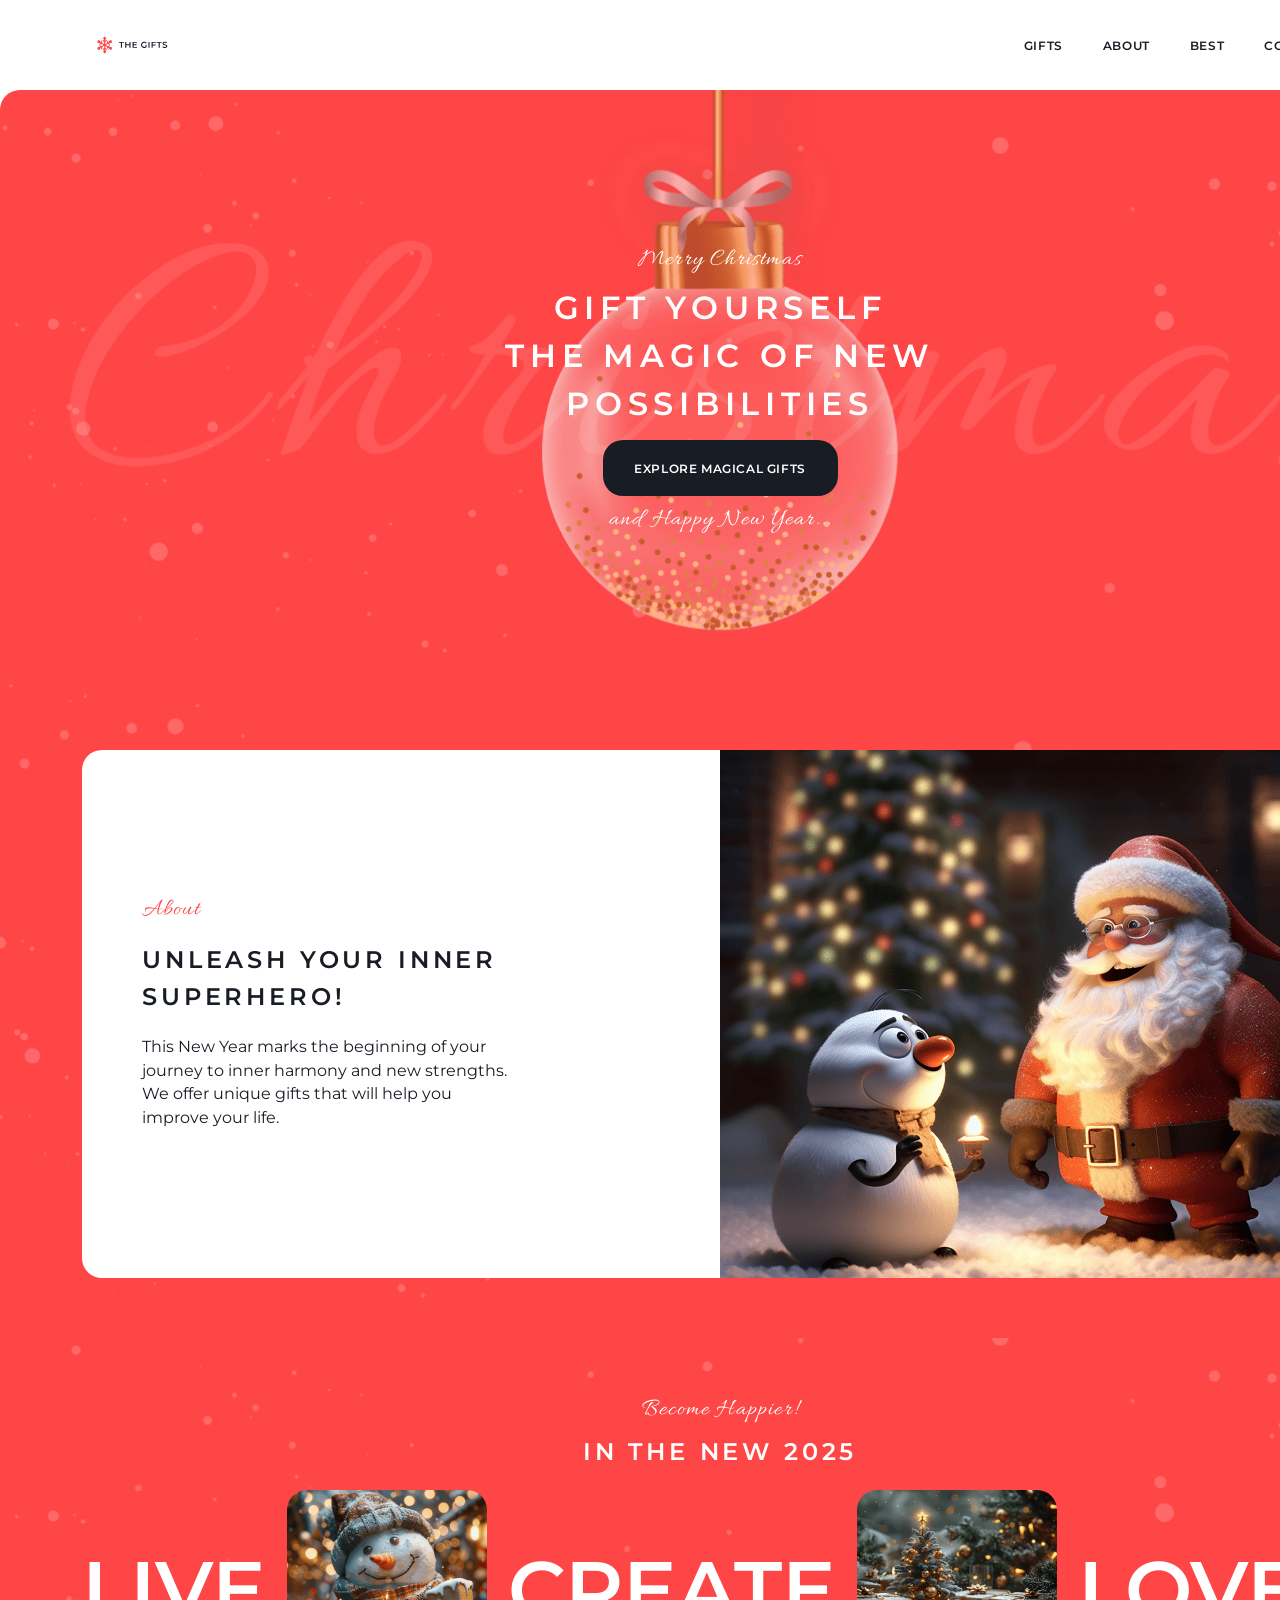
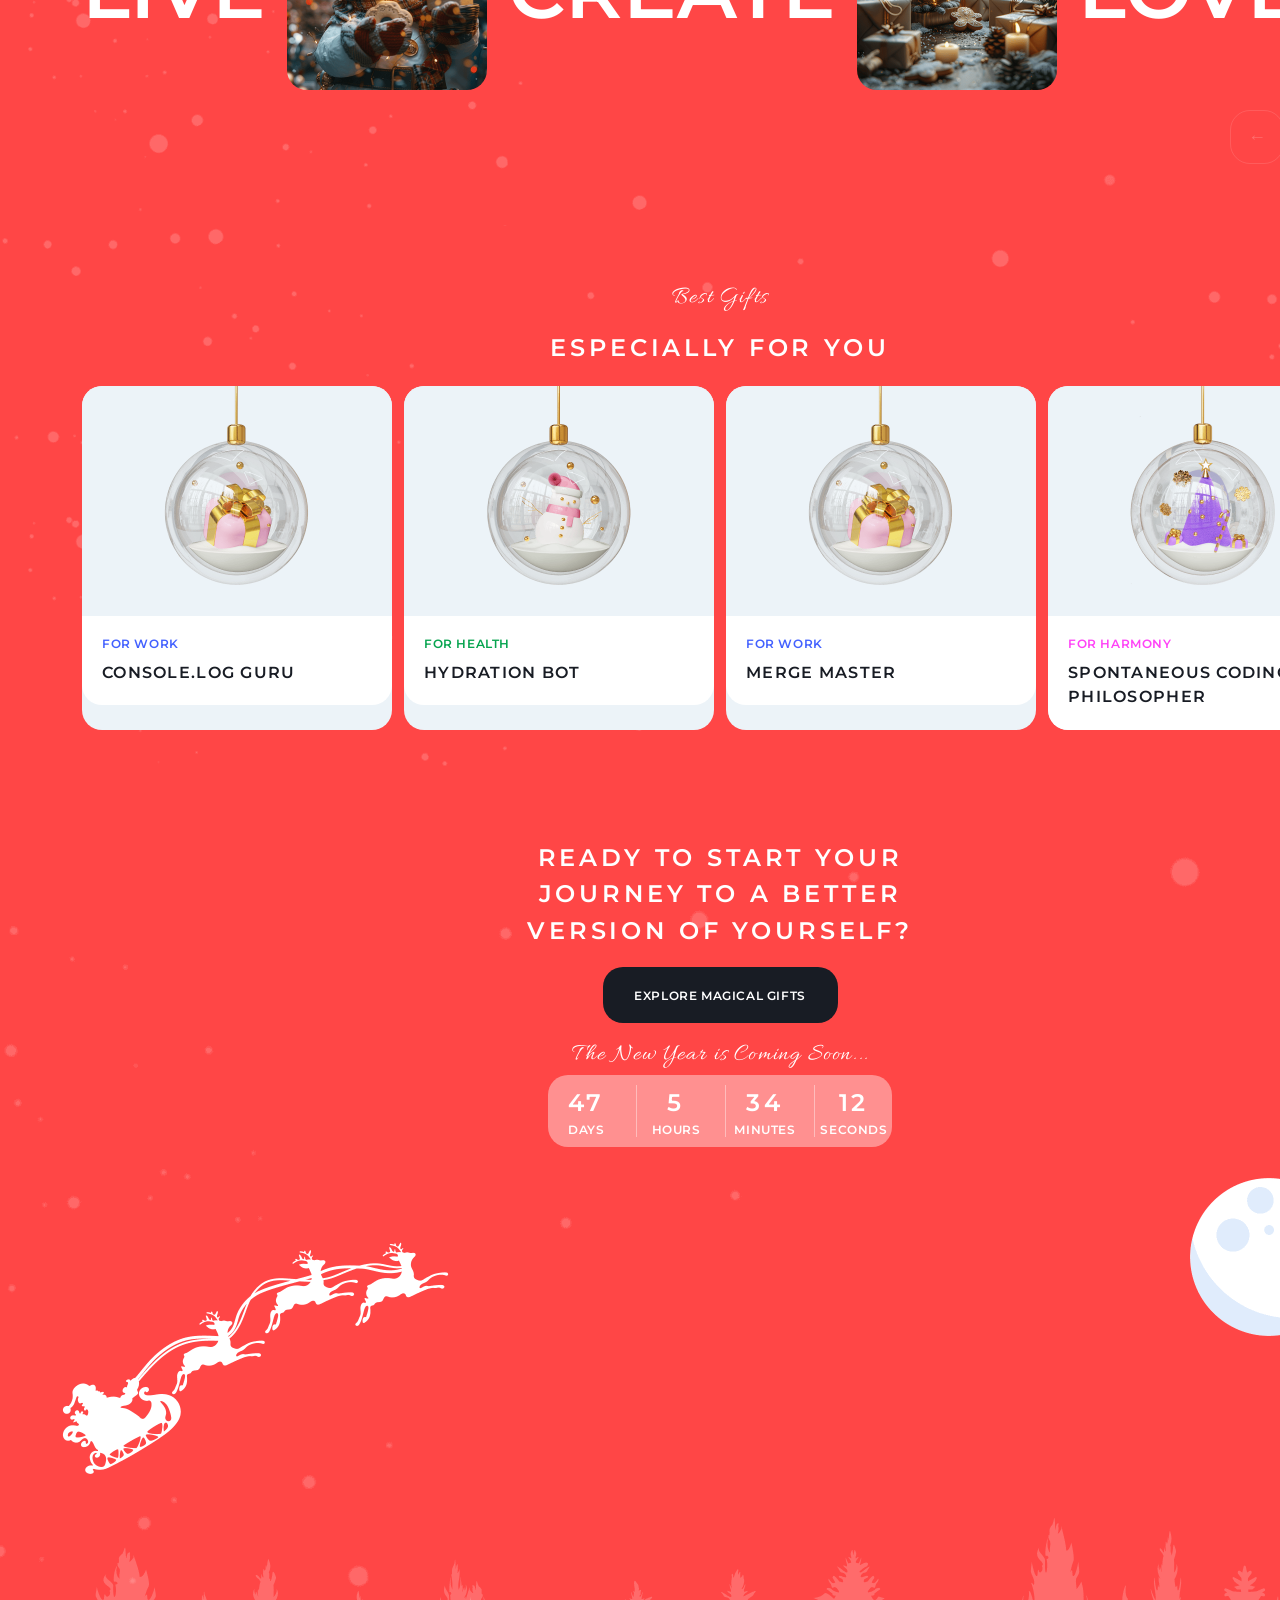
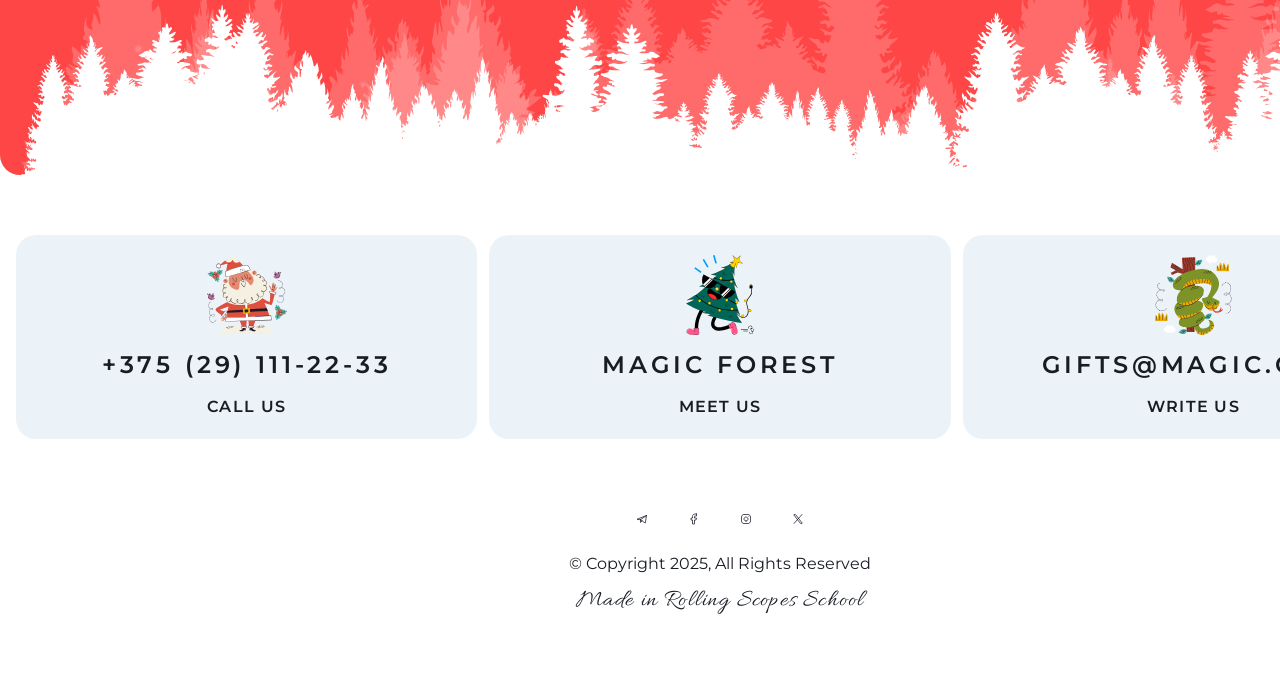
<file: christmas-shop/index.html>
<!doctype html>
<html lang="en">
  <head>
    <meta charset="UTF-8">
    <meta name="viewport" content="width=device-width, initial-scale=1.0">

    <title>Christmas Shop</title>
    <link rel="icon" href="assets/icons/snowflake.svg" type="image/svg+xml">
    <link rel="preconnect" href="https://fonts.googleapis.com">
    <link rel="preconnect" href="https://fonts.gstatic.com" crossorigin>
    <link href="https://fonts.googleapis.com/css2?family=Allura&family=Montserrat:ital,wght@0,100..900;1,100..900&display=swap" rel="stylesheet">
    <link rel="stylesheet" href="style.css">
  </head>
  <body class="index-page">
    <div class="page-wrapper">

      <!-- HEADER -->
      <header class="header">
        <div class="header__inner">
          <a href="index.html" class="logo">
            <div class="logo__icon">
              <img src="assets/icons/logo.svg" alt="The Gifts logo">
            </div>
          </a>
          <nav>
            <ul class="nav">
              <li><a href="gifts.html" class="nav__link">GIFTS</a></li>
              <li><a href="#about" class="nav__link">ABOUT</a></li>
              <li><a href="#best" class="nav__link">BEST</a></li>
              <li><a href="#contacts" class="nav__link">CONTACTS</a></li>
            </ul>
          </nav>
          <button class="burger-btn" id="burgerBtn" aria-label="Menu">
            <span class="burger-btn__line"></span>
            <span class="burger-btn__line"></span>
            <span class="burger-btn__line"></span>
          </button>
        </div>
      </header>

      <!-- MAIN -->
      <main>

        <!-- HERO -->
        <section id="hero" class="hero">
          <img
            class="hero__ball-bg"
            src="assets/images/bg-ball.png"
            alt=""
            aria-hidden="true"
          >

          <div class="hero__content">
            <p class="hero__tag">Merry Christmas</p>
            <h1 class="hero__title">
              Gift Yourself<br>
              The Magic Of New<br>
              Possibilities
            </h1>
            <a href="gifts.html" class="btn">Explore Magical Gifts</a>
            <p class="hero__sub">and Happy New Year...</p>
          </div>
        </section>

        <!-- ABOUT -->
        <section id="about" class="about">
          <div class="about__inner">
            <div class="about__text">
              <p class="about__label">About</p>
              <h2 class="about__title">Unleash Your Inner<br>Superhero!</h2>
              <p class="about__desc">
                This New Year marks the beginning of your journey to inner
                harmony and new strengths. We offer unique gifts that will help
                you improve your life.
              </p>
            </div>
            <div class="about__image">
              <img src="assets/images/santa.png" alt="Santa and snowman">
            </div>
          </div>
        </section>

        <!-- SLIDER -->
        <section id="slider" class="slider">
          <p class="section-label">Become Happier!</p>
          <h2 class="section-title">In The New 2025</h2>

          <div class="slider__viewport">
            <div class="slider__track" id="sliderTrack">
              <span class="slider__word">LIVE</span>
              <img
                class="slider__img"
                src="assets/images/snowman.png"
                alt="Snowman"
              >
              <span class="slider__word">CREATE</span>
              <img
                class="slider__img"
                src="assets/images/christmas-trees.png"
                alt="Christmas trees"
              >
              <span class="slider__word">LOVE</span>
              <img
                class="slider__img"
                src="assets/images/christmas-tree-ball.png"
                alt="Christmas ball"
              >
              <span class="slider__word">DREAM</span>
              <img
                class="slider__img"
                src="assets/images/fairytale-house.png"
                alt="Fairytale house"
              >
            </div>
          </div>

          <div class="slider__nav">
            <button
              class="slider__btn"
              id="sliderPrev"
              aria-label="Previous"
              disabled
            >
              &#8592;
            </button>
            <button class="slider__btn" id="sliderNext" aria-label="Next">
              &#8594;
            </button>
          </div>
        </section>

        <!-- BEST GIFTS -->
        <section id="best" class="best-gifts">
          <p class="best-gifts__label">Best Gifts</p>
          <h2 class="best-gifts__title">Especially For You</h2>

          <div class="gifts-grid">
            <article class="gift-card">
              <img
                class="gift-card__img"
                src="assets/images/gift-for-work.png"
                alt="Console.log Guru"
              >
              <div class="gift-card__body">
                <p class="gift-card__tag gift-card__tag--work">For Work</p>
                <h3 class="gift-card__name">Console.log Guru</h3>
              </div>
            </article>

            <article class="gift-card">
              <img
                class="gift-card__img"
                src="assets/images/gift-for-health.png"
                alt="Hydration Bot"
              >
              <div class="gift-card__body">
                <p class="gift-card__tag gift-card__tag--health">For Health</p>
                <h3 class="gift-card__name">Hydration Bot</h3>
              </div>
            </article>

            <article class="gift-card">
              <img
                class="gift-card__img"
                src="assets/images/gift-for-work.png"
                alt="Merge Master"
              >
              <div class="gift-card__body">
                <p class="gift-card__tag gift-card__tag--work">For Work</p>
                <h3 class="gift-card__name">Merge Master</h3>
              </div>
            </article>

            <article class="gift-card">
              <img
                class="gift-card__img"
                src="assets/images/gift-for-harmony.png"
                alt="Spontaneous Coding Philosopher"
              >
              <div class="gift-card__body">
                <p class="gift-card__tag gift-card__tag--harmony">For Harmony</p>
                <h3 class="gift-card__name">Spontaneous Coding Philosopher</h3>
              </div>
            </article>
          </div>
        </section>

        <!-- CTA -->
        <section id="cta" class="cta">
          <div class="cta__inner">
            <h2 class="cta__title">
              Ready To Start Your <br>
              Journey To A Better <br>
              Version Of Yourself?
            </h2>
            <a href="gifts.html" class="btn">Explore Magical Gifts</a>
            <p class="cta__tag">The New Year is Coming Soon...</p>
            <div class="countdown">
              <div class="countdown__block">
                <div class="countdown__num" id="cd-days">47</div>
                <div class="countdown__label">Days</div>
              </div>
              <div class="countdown__block">
                <div class="countdown__num" id="cd-hours">5</div>
                <div class="countdown__label">Hours</div>
              </div>
              <div class="countdown__block">
                <div class="countdown__num" id="cd-mins">34</div>
                <div class="countdown__label">Minutes</div>
              </div>
              <div class="countdown__block">
                <div class="countdown__num" id="cd-secs">12</div>
                <div class="countdown__label">Seconds</div>
              </div>
            </div>
          </div>

          <div class="cta__scene">
            <img
              class="cta__forest-bg"
              src="assets/images/bg-forest.png"
              alt=""
              aria-hidden="true"
            >
          </div>
        </section>

      </main>

      <!-- FOOTER -->
      <footer id="contacts" class="footer">
        <div class="footer__cards">
          <a href="tel:+375291112233" class="footer__card">
            <div class="footer__card-icon">
              <img src="assets/icons/santa-claus.svg" alt="Call us">
            </div>
            <p class="footer__card-main">+375 (29) 111-22-33</p>
            <p class="footer__card-sub">Call Us</p>
          </a>

          <a
            href="https://www.google.com/maps/place/Prague/@50.0580683,13.841845,10z/data=!3m1!4b1!4m6!3m5!1s0x470b939c0970798b:0x400af0f66164090!8m2!3d50.0755381!4d14.4378005!16zL20vMDV5d2c?entry=ttu&g_ep=EgoyMDI2MDQwNS4wIKXMDSoASAFQAw%3D%3D"
            target="_blank"
            rel="noopener noreferrer"
            class="footer__card"
          >
            <div class="footer__card-icon">
              <img src="assets/icons/christmas-tree.svg" alt="Magic Forest">
            </div>
            <p class="footer__card-main">Magic Forest</p>
            <p class="footer__card-sub">Meet Us</p>
          </a>

          <a href="mailto:gifts@magic.com" class="footer__card">
            <div class="footer__card-icon">
              <img src="assets/icons/snake.svg" alt="Write us">
            </div>
            <p class="footer__card-main">gifts@magic.com</p>
            <p class="footer__card-sub">Write Us</p>
          </a>
        </div>

        <div class="footer__bottom">
          <ul class="footer__socials">
            <li>
              <a
                href="#"
                class="footer__social-link"
                target="_blank"
                rel="noopener noreferrer"
                aria-label="Telegram"
              >
                <img src="assets/icons/social-telegr.svg" alt="" width="20" height="20">
              </a>
            </li>
            <li>
              <a
                href="#"
                class="footer__social-link"
                target="_blank"
                rel="noopener noreferrer"
                aria-label="Facebook"
              >
                <img src="assets/icons/social-faceb.svg" alt="" width="20" height="20">
              </a>
            </li>
            <li>
              <a
                href="#"
                class="footer__social-link"
                target="_blank"
                rel="noopener noreferrer"
                aria-label="Instagram"
              >
                <img src="assets/icons/social-instag.svg" alt="" width="20" height="20">
              </a>
            </li>
            <li>
              <a
                href="#"
                class="footer__social-link"
                target="_blank"
                rel="noopener noreferrer"
                aria-label="X"
              >
                <img src="assets/icons/social-x.svg" alt="" width="20" height="20">
              </a>
            </li>
          </ul>
          <p class="footer__copy">© Copyright 2025, All Rights Reserved</p>
          <p class="footer__made">
            <a
              href="https://rs.school/"
              target="_blank"
              rel="noopener noreferrer"
            >
              Made in Rolling Scopes School
            </a>
          </p>
        </div>
      </footer>

    </div>
    <!-- /.page-wrapper -->

  </body>
</html>
</file>
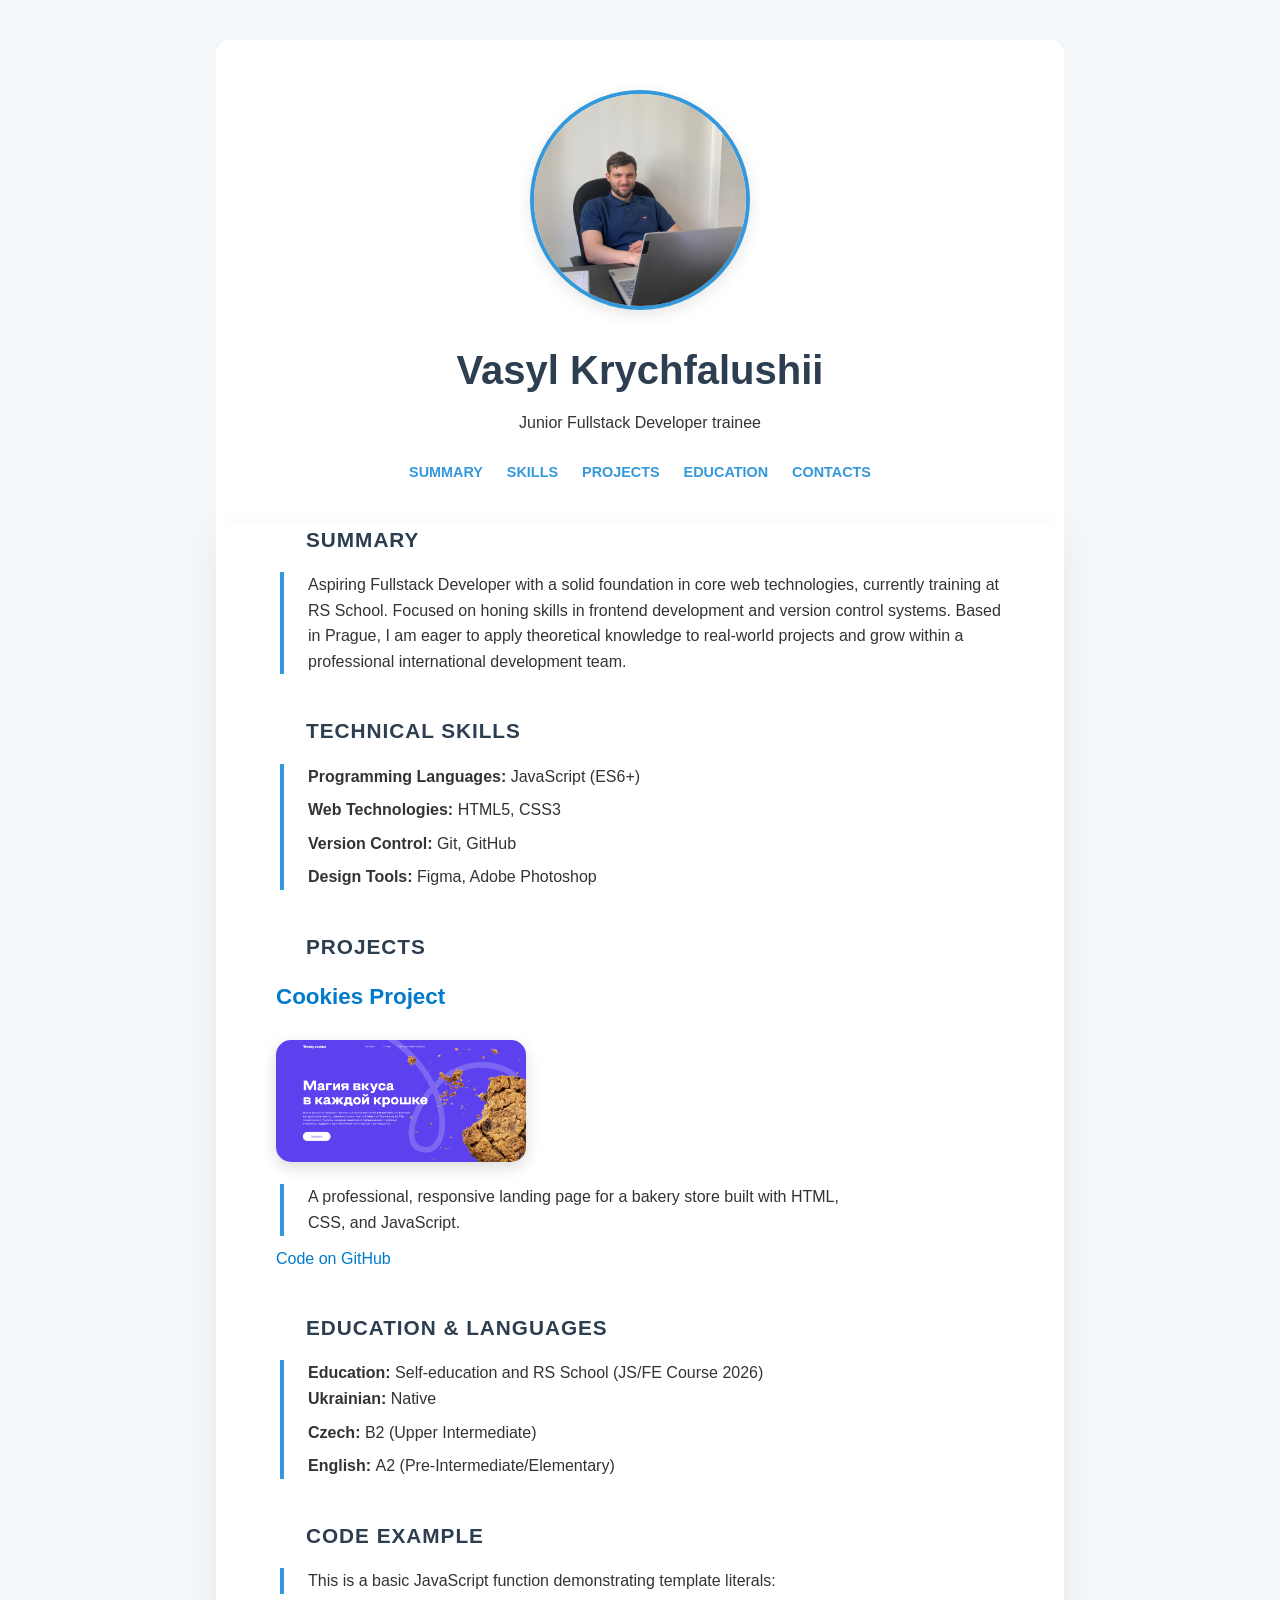
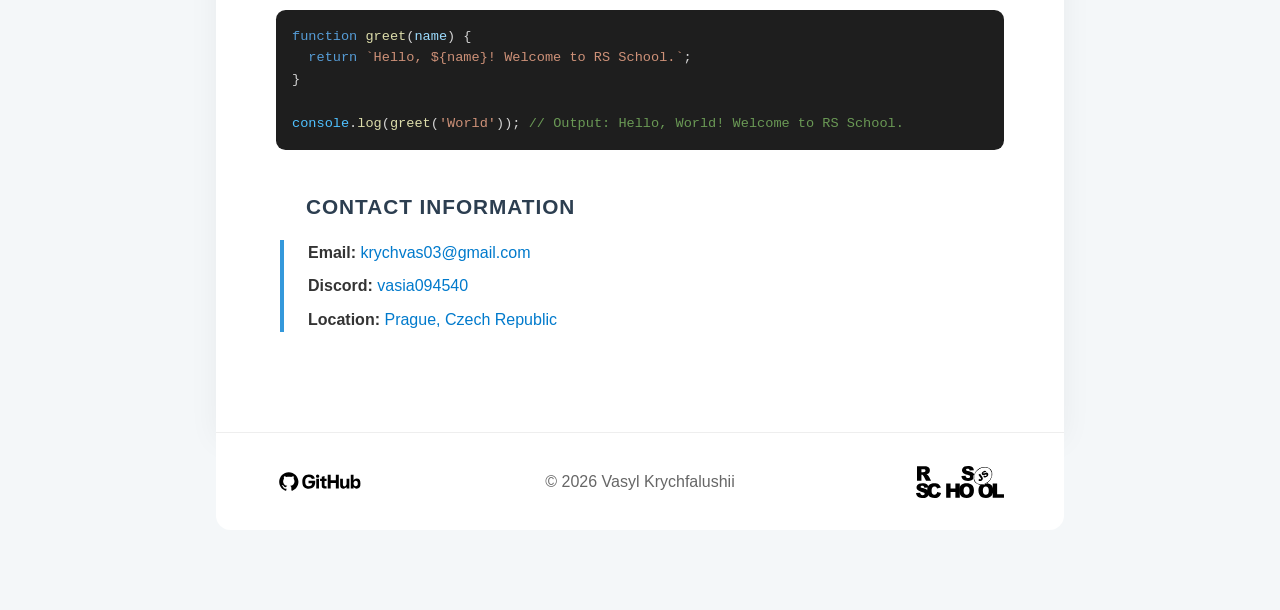
<file: rsschool-cv/index.html>
<!DOCTYPE html>
<html lang="en">
<head>
    <meta charset="UTF-8">
    <meta name="viewport" content="width=device-width, initial-scale=1.0">
    <title>CV - Vasyl Krychfalushii</title>
    <link rel="stylesheet" href="style.css">
</head>
<body>

    <header>
        <img src="img/my-photo.jpeg" alt="Vasyl Krychfalushii Avatar" class="profile-photo">

        <h1>Vasyl Krychfalushii</h1>
        <p>Junior Fullstack Developer trainee</p>

        <nav>
            <ul>
                <li><a href="#summary">Summary</a></li>
                <li><a href="#skills">Skills</a></li>
                <li><a href="#projects">Projects</a></li>
                <li><a href="#education">Education</a></li>
                <li><a href="#contacts">Contacts</a></li>
            </ul>
        </nav>
    </header>

    <main>
        <section id="summary">
            <h2>Summary</h2>
            <p>Aspiring Fullstack Developer with a solid foundation in core web technologies, currently training at RS School. Focused on honing skills in frontend development and version control systems. Based in Prague, I am eager to apply theoretical knowledge to real-world projects and grow within a professional international development team.</p>
        </section>

        <section id="skills">
            <h2>Technical Skills</h2>
            <ul>
                <li><strong>Programming Languages:</strong> JavaScript (ES6+)</li>
                <li><strong>Web Technologies:</strong> HTML5, CSS3</li>
                <li><strong>Version Control:</strong> Git, GitHub</li>
                <li><strong>Design Tools:</strong> Figma, Adobe Photoshop</li>
            </ul>
        </section>

        <section class="section section-projects" id="projects">
    <div class="container">
        <h2 class="section-title">PROJECTS</h2>
        
        <div class="featured-project">
            <h3 class="featured-project-title">
                <a href="https://krychvas.github.io/cookies-project/" target="_blank">Cookies Project</a>
            </h3>

            <a href="https://krychvas.github.io/cookies-project/" target="_blank">
                <img src="img/cookies-project-thumbnail.png" alt="Cookies Project Thumbnail" width="300">
            </a>
            
            <div class="featured-project-details">
                <p class="featured-project-description">
                    A professional, responsive landing page for a bakery store built with HTML, CSS, and JavaScript. 
                </p>
                <a href="https://github.com/KrychVas/cookies-project" target="_blank">Code on GitHub</a>
            </div>
        </div>
    </div>
</section>

        <section id="education">
            <h2>Education &amp; Languages</h2>
            <p><strong>Education:</strong> Self-education and RS School (JS/FE Course 2026)</p>
            <ul>
                <li><strong>Ukrainian:</strong> Native</li>
                <li><strong>Czech:</strong> B2 (Upper Intermediate)</li>
                <li><strong>English:</strong> А2 (Pre-Intermediate/Elementary)</li>
            </ul>
        </section>

        <section id="code-example-section">
            <h2>Code Example</h2>
            <p>This is a basic JavaScript function demonstrating template literals:</p>
            <div id="code-example">
                <pre><code><span class="keyword">function</span> <span class="function">greet</span>(<span class="parameter">name</span>) {
  <span class="keyword">return</span> <span class="string">`Hello, ${name}! Welcome to RS School.`</span>;
}

<span class="variable">console</span>.<span class="method">log</span>(<span class="function">greet</span>(<span class="string">'World'</span>)); <span class="comment">// Output: Hello, World! Welcome to RS School.</span></code></pre>
            </div>
        </section>

        <section id="contacts">
            <h2>Contact Information</h2>
            <ul class="contact-list">
    <li>
        <strong>Email:</strong>
        <a href="mailto:krychvas03@gmail.com">krychvas03@gmail.com</a>
    </li>
    <li>
        <strong>Discord:</strong>
        <a href="https://discord.com/users/vasia094540" target="_blank" rel="noopener noreferrer">vasia094540</a>
    </li>
    <li>
        <strong>Location:</strong>
        <a href="https://www.google.com/maps/place/Prague" target="_blank" rel="noopener noreferrer">Prague, Czech Republic</a>
    </li>
</ul>
        </section>
    </main>

<footer>
    <div class="footer-container">
        <a href="https://github.com/KrychVas" target="_blank" class="github-link">
            <img src="img/github-logo.svg" alt="GitHub Profile">
        </a>

        <span class="footer-year">© 2026 Vasyl Krychfalushii</span>

        <a href="https://rs.school/courses/javascript" target="_blank" class="rs-link">
            <img src="img/rs-school-logo.svg" alt="RS School Logo" class="rs-logo">
        </a>
    </div>
</footer>

</body>
</html>
</file>
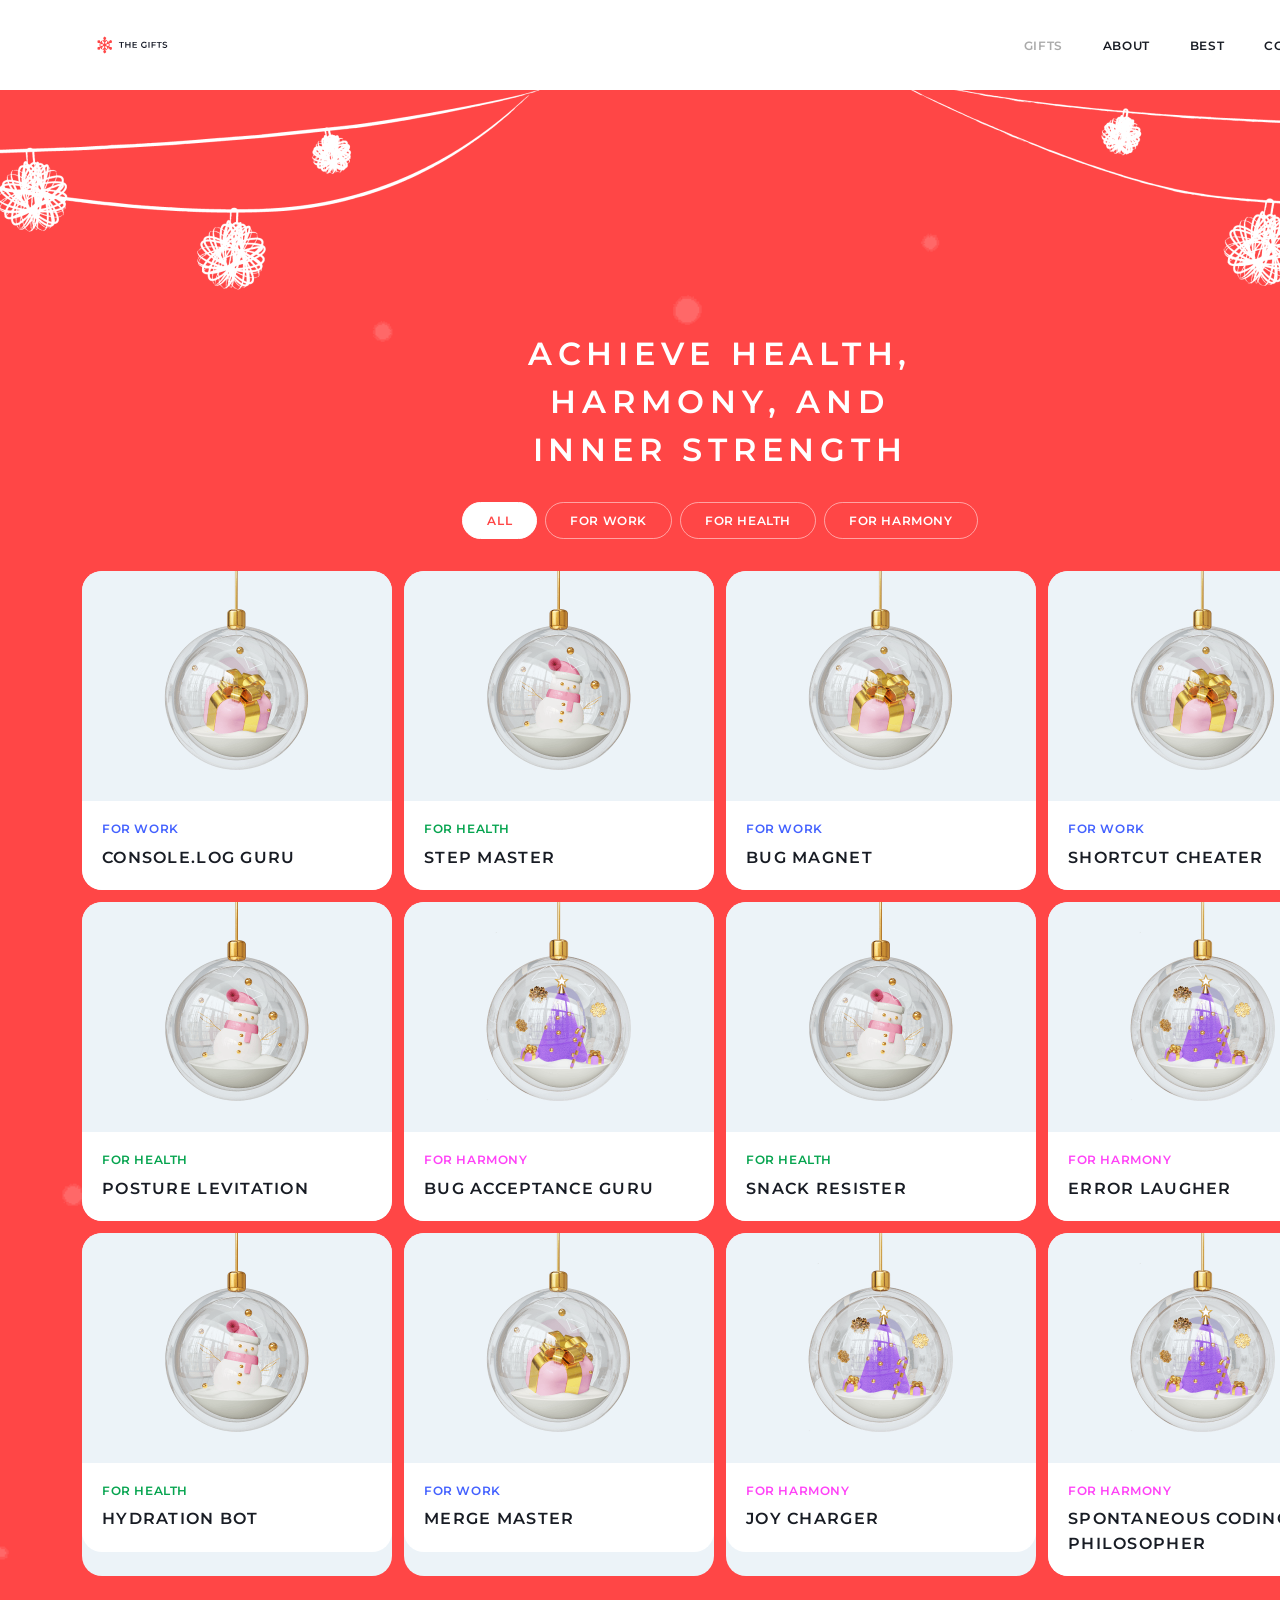
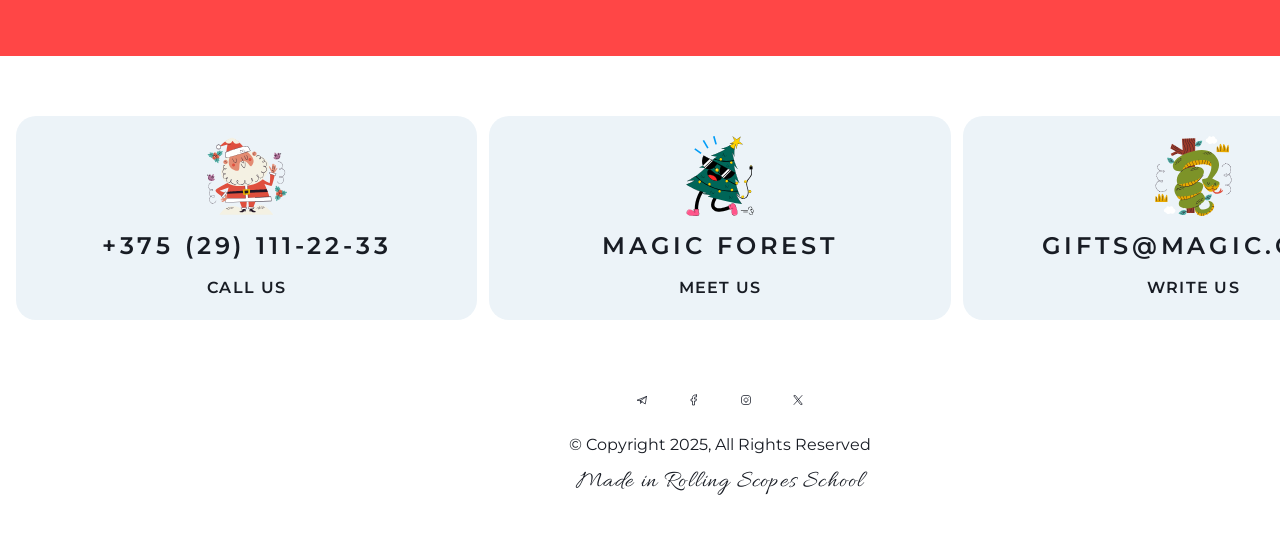
<file: christmas-shop/gifts.html>
<!doctype html>
<html lang="en">
  <head>
    <meta charset="UTF-8">
    <meta name="viewport" content="width=device-width, initial-scale=1.0">

    <title>Gifts – Christmas Shop</title>
    <link rel="icon" href="assets/icons/snowflake.svg" type="image/svg+xml">
    <link rel="preconnect" href="https://fonts.googleapis.com">
    <link rel="preconnect" href="https://fonts.gstatic.com" crossorigin>
    <link href="https://fonts.googleapis.com/css2?family=Allura&family=Montserrat:ital,wght@0,100..900;1,100..900&display=swap" rel="stylesheet">
    <link rel="stylesheet" href="style.css">
  </head>
  <body class="gifts-page">
    <div class="page-wrapper">

      <!-- HEADER -->
      <header class="header">
        <div class="header__inner">
          <a href="index.html" class="logo">
            <div class="logo__icon">
              <img src="assets/icons/logo.svg" alt="The Gifts logo">
            </div>
          </a>
          <nav>
            <ul class="nav">
              <!-- GIFTS — active on this page, non-interactive, no hover -->
              <li><a href="gifts.html" class="nav__link nav__link--active">GIFTS</a></li>
              <li><a href="index.html#about" class="nav__link">ABOUT</a></li>
              <li><a href="index.html#best" class="nav__link">BEST</a></li>
              <li><a href="#contacts" class="nav__link">CONTACTS</a></li>
            </ul>
          </nav>
          <button class="burger-btn" id="burgerBtn" aria-label="Menu">
            <span class="burger-btn__line"></span>
            <span class="burger-btn__line"></span>
            <span class="burger-btn__line"></span>
          </button>
        </div>
      </header>

      <!-- MAIN -->
      <main class="gifts-main">

        <!-- GIFTS SECTION -->
        <section id="gifts" class="gifts-section">
          <img
            class="gifts-section__garland"
            src="assets/images/bg-garland.png"
            alt=""
            aria-hidden="true"
          >

          <div class="gifts-section__header">
            <h1 class="gifts-section__title">
              Achieve Health,<br>
              Harmony, and<br>
              Inner Strength
            </h1>

            <!-- Filter tabs: ALL is active/non-interactive -->
            <div class="gifts-tabs">
              <button class="gifts-tabs__btn gifts-tabs__btn--active">ALL</button>
              <button class="gifts-tabs__btn">FOR WORK</button>
              <button class="gifts-tabs__btn">FOR HEALTH</button>
              <button class="gifts-tabs__btn">FOR HARMONY</button>
            </div>
          </div>

          <div class="gifts-grid">

            <article class="gift-card">
              <img
                class="gift-card__img"
                src="assets/images/gift-for-work.png"
                alt="Console.log Guru"
              >
              <div class="gift-card__body">
                <p class="gift-card__tag gift-card__tag--work">For Work</p>
                <h2 class="gift-card__name">Console.log Guru</h2>
              </div>
            </article>

            <article class="gift-card">
              <img
                class="gift-card__img"
                src="assets/images/gift-for-health.png"
                alt="Step Master"
              >
              <div class="gift-card__body">
                <p class="gift-card__tag gift-card__tag--health">For Health</p>
                <h2 class="gift-card__name">Step Master</h2>
              </div>
            </article>

            <article class="gift-card">
              <img
                class="gift-card__img"
                src="assets/images/gift-for-work.png"
                alt="Bug Magnet"
              >
              <div class="gift-card__body">
                <p class="gift-card__tag gift-card__tag--work">For Work</p>
                <h2 class="gift-card__name">Bug Magnet</h2>
              </div>
            </article>

            <article class="gift-card">
              <img
                class="gift-card__img"
                src="assets/images/gift-for-work.png"
                alt="Shortcut Cheater"
              >
              <div class="gift-card__body">
                <p class="gift-card__tag gift-card__tag--work">For Work</p>
                <h2 class="gift-card__name">Shortcut Cheater</h2>
              </div>
            </article>

            <article class="gift-card">
              <img
                class="gift-card__img"
                src="assets/images/gift-for-health.png"
                alt="Posture Levitation"
              >
              <div class="gift-card__body">
                <p class="gift-card__tag gift-card__tag--health">For Health</p>
                <h2 class="gift-card__name">Posture Levitation</h2>
              </div>
            </article>

            <article class="gift-card">
              <img
                class="gift-card__img"
                src="assets/images/gift-for-harmony.png"
                alt="Bug Acceptance Guru"
              >
              <div class="gift-card__body">
                <p class="gift-card__tag gift-card__tag--harmony">For Harmony</p>
                <h2 class="gift-card__name">Bug Acceptance Guru</h2>
              </div>
            </article>

            <article class="gift-card">
              <img
                class="gift-card__img"
                src="assets/images/gift-for-health.png"
                alt="Snack Resister"
              >
              <div class="gift-card__body">
                <p class="gift-card__tag gift-card__tag--health">For Health</p>
                <h2 class="gift-card__name">Snack Resister</h2>
              </div>
            </article>

            <article class="gift-card">
              <img
                class="gift-card__img"
                src="assets/images/gift-for-harmony.png"
                alt="Error Laugher"
              >
              <div class="gift-card__body">
                <p class="gift-card__tag gift-card__tag--harmony">For Harmony</p>
                <h2 class="gift-card__name">Error Laugher</h2>
              </div>
            </article>

            <article class="gift-card">
              <img
                class="gift-card__img"
                src="assets/images/gift-for-health.png"
                alt="Hydration Bot"
              >
              <div class="gift-card__body">
                <p class="gift-card__tag gift-card__tag--health">For Health</p>
                <h2 class="gift-card__name">Hydration Bot</h2>
              </div>
            </article>

            <article class="gift-card">
              <img
                class="gift-card__img"
                src="assets/images/gift-for-work.png"
                alt="Merge Master"
              >
              <div class="gift-card__body">
                <p class="gift-card__tag gift-card__tag--work">For Work</p>
                <h2 class="gift-card__name">Merge Master</h2>
              </div>
            </article>

            <article class="gift-card">
              <img
                class="gift-card__img"
                src="assets/images/gift-for-harmony.png"
                alt="Joy Charger"
              >
              <div class="gift-card__body">
                <p class="gift-card__tag gift-card__tag--harmony">For Harmony</p>
                <h2 class="gift-card__name">Joy Charger</h2>
              </div>
            </article>

            <article class="gift-card">
              <img
                class="gift-card__img"
                src="assets/images/gift-for-harmony.png"
                alt="Spontaneous Coding Philosopher"
              >
              <div class="gift-card__body">
                <p class="gift-card__tag gift-card__tag--harmony">For Harmony</p>
                <h2 class="gift-card__name">Spontaneous Coding Philosopher</h2>
              </div>
            </article>

          </div>
        </section>

      </main>

      <!-- FOOTER -->
      <footer id="contacts" class="footer">
        <div class="footer__cards">
          <a href="tel:+375291112233" class="footer__card">
            <div class="footer__card-icon">
              <img src="assets/icons/santa-claus.svg" alt="Call us">
            </div>
            <p class="footer__card-main">+375 (29) 111-22-33</p>
            <p class="footer__card-sub">Call Us</p>
          </a>

          <a
            href="https://www.google.com/maps/place/Prague/@50.0580683,13.841845,10z/data=!3m1!4b1!4m6!3m5!1s0x470b939c0970798b:0x400af0f66164090!8m2!3d50.0755381!4d14.4378005!16zL20vMDV5d2c?entry=ttu&g_ep=EgoyMDI2MDQwNS4wIKXMDSoASAFQAw%3D%3D"
            target="_blank"
            rel="noopener noreferrer"
            class="footer__card"
          >
            <div class="footer__card-icon">
              <img src="assets/icons/christmas-tree.svg" alt="Magic Forest">
            </div>
            <p class="footer__card-main">Magic Forest</p>
            <p class="footer__card-sub">Meet Us</p>
          </a>

          <a href="mailto:gifts@magic.com" class="footer__card">
            <div class="footer__card-icon">
              <img src="assets/icons/snake.svg" alt="Write us">
            </div>
            <p class="footer__card-main">gifts@magic.com</p>
            <p class="footer__card-sub">Write Us</p>
          </a>
        </div>

        <div class="footer__bottom">
          <ul class="footer__socials">
            <li>
              <a
                href="#"
                class="footer__social-link"
                target="_blank"
                rel="noopener noreferrer"
                aria-label="Telegram"
              >
                <img src="assets/icons/social-telegr.svg" alt="" width="20" height="20">
              </a>
            </li>
            <li>
              <a
                href="#"
                class="footer__social-link"
                target="_blank"
                rel="noopener noreferrer"
                aria-label="Facebook"
              >
                <img src="assets/icons/social-faceb.svg" alt="" width="20" height="20">
              </a>
            </li>
            <li>
              <a
                href="#"
                class="footer__social-link"
                target="_blank"
                rel="noopener noreferrer"
                aria-label="Instagram"
              >
                <img src="assets/icons/social-instag.svg" alt="" width="20" height="20">
              </a>
            </li>
            <li>
              <a
                href="#"
                class="footer__social-link"
                target="_blank"
                rel="noopener noreferrer"
                aria-label="X"
              >
                <img src="assets/icons/social-x.svg" alt="" width="20" height="20">
              </a>
            </li>
          </ul>
          <p class="footer__copy">© Copyright 2025, All Rights Reserved</p>
          <p class="footer__made">
            <a
              href="https://rs.school/"
              target="_blank"
              rel="noopener noreferrer"
            >
              Made in Rolling Scopes School
            </a>
          </p>
        </div>
      </footer>

    </div>
    <!-- /.page-wrapper -->

    <!-- Back to top button (visible when scrolled down) -->
    <button class="back-to-top" id="backToTop" aria-label="Back to top">&#8593;</button>

  </body>
</html>
</file>
<file: christmas-shop/style.css>
/* -- RESET -- */
* {
    margin: 0;
    padding: 0;
    box-sizing: border-box;
}

/* -- BASE -- */
html {
    scroll-behavior: smooth;
}

body {
    font-family: 'Montserrat', sans-serif;
    background-color: #ffffff;
    color: #181C24;
    min-height: 100vh;
}

img {
    max-width: 100%;
    display: block;
}

a {
    text-decoration: none;
    color: inherit;
}

ul {
    list-style: none;
}

/* -- PAGE WRAPPER -- */
.page-wrapper {
    width: 1440px;
    margin: 0 auto;
    background-color: #ffffff;
    overflow-x: hidden;
}

/* -- HEADER -- */
.header {
    position: sticky;
    top: 0;
    z-index: 100;
    background-color: #ffffff;
    height: 90px;
}

.header__inner {
    height: 100%;
    display: flex;
    justify-content: space-between;
    align-items: center;
    padding: 0 82px;
}

.logo {
    display: flex;
    align-items: center;
    cursor: pointer;
}

.logo__icon {
    width: 100px;
    height: 100px;
}

.logo__icon img {
    width: 100%;
    height: 100%;
    object-fit: contain;
}

.nav {
    display: flex;
    align-items: center;
    list-style: none;
}

.nav__link {
    display: block;
    padding: 12px 20px;
    font-family: 'Montserrat', sans-serif;
    font-weight: 600;
    font-size: 12px;
    letter-spacing: 0.05em;
    text-transform: uppercase;
    color: #181C24;
    border-radius: 12px;
    transition: color 0.3s, background-color 0.3s;
}

.nav__link--active {
    color: #aaaaaa;
    cursor: default;
    pointer-events: none;
}

/* -- BUTTON -- */
.btn {
    display: inline-flex;
    align-items: center;
    justify-content: center;
    width: fit-content;
    min-width: 235px;
    height: 56px;
    background-color: #181C24;
    color: #ffffff;
    border-radius: 20px;
    font-family: 'Montserrat', sans-serif;
    font-weight: 600;
    font-size: 12px;
    letter-spacing: 0.05em;
    text-transform: uppercase;
    border: none;
    cursor: pointer;
    transition: background-color 0.3s, color 0.3s;
}

/* -- HERO -- */
.hero {
    position: relative;
    background-color: #ff4646;
    background-image: url('assets/images/bg-snow.png');
    background-repeat: no-repeat;
    background-position: center;
    background-size: cover;
    border-radius: 20px 20px 0 0;
    display: flex;
    align-items: center;
    justify-content: center;
    overflow: hidden;
    min-height: 600px;
}

.hero__ball-bg {
    position: absolute;
    top: 50%;
    left: 50%;
    transform: translate(-50%, -50%);
    height: 100%;
    width: auto;
    z-index: 1;
    pointer-events: none;
}

.hero__garland {
    position: absolute;
    top: 0;
    left: 0;
    width: 100%;
    z-index: 2;
    pointer-events: none;
}

.hero__content {
    position: relative;
    z-index: 3;
    display: flex;
    align-items: center;
    justify-content: center;
    flex-direction: column;
    gap: 12px;
    padding: 60px 0;
    width: 430px;
    max-width: 430px;
    text-align: center;
}

.hero__tag {
    font-family: 'Allura', cursive;
    font-size: 24px;
    line-height: 1;
    letter-spacing: 0.05em;
    color: #ffffff;
}

.hero__title {
    font-family: 'Montserrat', sans-serif;
    font-weight: 600;
    font-size: 32px;
    line-height: 1.5;
    letter-spacing: 0.18em;
    text-transform: uppercase;
    color: #ffffff;
}

.hero__sub {
    font-family: 'Allura', cursive;
    font-size: 24px;
    line-height: 1;
    letter-spacing: 0.05em;
    color: #ffffff;
}

/* -- ABOUT -- */
.about {
    background-color: #ff4646;
    background-image: url('assets/images/bg-snow.png');
    background-repeat: no-repeat;
    background-position: center;
    background-size: cover;
    padding: 60px 8px;
    display: flex;
    justify-content: center;
}

.about__inner {
    display: flex;
    align-items: center;
    justify-content: space-between;
    flex-direction: row;
    border-radius: 20px;
    width: 1276px;
    height: 528px;
    max-width: 1276px;
    background-color: #ffffff;
    overflow: hidden;
}

.about__text {
    padding: 60px 0 60px 60px;
    width: 426px;
    max-width: 426px;
    display: flex;
    align-items: flex-start;
    justify-content: center;
    flex-direction: column;
    gap: 20px;
}

.about__label {
    font-family: 'Allura', cursive;
    font-size: 24px;
    line-height: 1;
    letter-spacing: 0.05em;
    color: #ff4646;
}

.about__title {
    font-family: 'Montserrat', sans-serif;
    font-weight: 600;
    font-size: 24px;
    line-height: 1.52;
    letter-spacing: 0.16em;
    text-transform: uppercase;
    color: #181C24;
}

.about__desc {
    font-family: 'Montserrat', sans-serif;
    font-weight: 400;
    font-size: 16px;
    line-height: 1.48;
    color: #181C24;
}

.about__image {
    width: 638px;
    height: 528px;
    flex-shrink: 0;
    overflow: hidden;
}

.about__image img {
    width: 100%;
    height: 100%;
    object-fit: cover;
    border-radius: 0 20px 20px 0;
}

/* -- SLIDER -- */
.slider {
    height: 488px;
    background-color: #ff4646;
    background-image: url('assets/images/bg-snow.png');
    background-repeat: no-repeat;
    background-position: center;
    background-size: cover;
    overflow: hidden;
}

.section-label {
    font-family: 'Allura', cursive;
    font-size: 24px;
    line-height: 1;
    letter-spacing: 0.05em;
    text-align: center;
    color: #ffffff;
    padding-top: 60px;
    margin-bottom: 12px;
}

.section-title {
    font-family: 'Montserrat', sans-serif;
    font-weight: 600;
    font-size: 24px;
    line-height: 1.52;
    letter-spacing: 0.16em;
    text-transform: uppercase;
    text-align: center;
    color: #ffffff;
    margin-bottom: 20px;
}

.slider__viewport {
    overflow: hidden;
    padding-left: 82px;
}

.slider__track {
    display: flex;
    align-items: center;
    flex-direction: row;
    gap: 21px;
    transition: transform 0.5s ease;
    will-change: transform;
}

.slider__word {
    font-family: 'Montserrat', sans-serif;
    font-weight: 600;
    font-size: 80px;
    line-height: 1;
    text-transform: uppercase;
    color: #ffffff;
    flex-shrink: 0;
}

.slider__img {
    width: 200px;
    height: 200px;
    border-radius: 20px;
    object-fit: cover;
    flex-shrink: 0;
}

.slider__nav {
    display: flex;
    align-items: center;
    justify-content: flex-end;
    gap: 20px;
    padding-top: 20px;
    padding-right: 82px;
}

.slider__btn {
    display: flex;
    align-items: center;
    justify-content: center;
    width: 54px;
    height: 54px;
    border-radius: 20px;
    border: 1px solid rgba(255, 255, 255, 0.4);
    background: transparent;
    color: rgba(255, 255, 255, 0.7);
    font-size: 18px;
    cursor: pointer;
    transition: background-color 0.3s, color 0.3s, border-color 0.3s;
}

.slider__btn:disabled {
    opacity: 0.3;
    cursor: default;
}

/* -- BEST GIFTS -- */
.best-gifts {
    height: 554px;
    display: flex;
    flex-direction: column;
    gap: 20px;
    background-color: #ff4646;
    background-image: url('assets/images/bg-snow.png');
    background-repeat: no-repeat;
    background-position: center;
    background-size: cover;
}

.best-gifts__label {
    font-family: 'Allura', cursive;
    font-size: 24px;
    line-height: 1;
    letter-spacing: 0.05em;
    text-align: center;
    color: #ffffff;
    padding-top: 60px;
}

.best-gifts__title {
    font-family: 'Montserrat', sans-serif;
    font-weight: 600;
    font-size: 24px;
    line-height: 1.52;
    letter-spacing: 0.16em;
    text-transform: uppercase;
    text-align: center;
    color: #ffffff;
}

/* -- GIFT CARDS (shared: best-gifts + gifts page) -- */
.gifts-grid {
    display: flex;
    justify-content: center;
    gap: 12px;
    padding: 0 82px;
}

.gift-card {
    border-radius: 20px;
    width: 310px;
    background-color: #ecf3f8;
    cursor: pointer;
    overflow: hidden;
    transition: box-shadow 0.3s;
}

.gift-card__img {
    width: 100%;
    height: 230px;
    object-fit: contain;
    display: block;
    background-color: #ecf3f8;
}

.gift-card__body {
    background-color: #ffffff;
    border-radius: 0 0 20px 20px;
    padding: 20px;
}

.gift-card__tag {
    font-family: 'Montserrat', sans-serif;
    font-weight: 600;
    font-size: 12px;
    line-height: 1.3;
    letter-spacing: 0.05em;
    text-transform: uppercase;
    margin-bottom: 9px;
}

.gift-card__tag--work    { color: #4361ff; }
.gift-card__tag--health  { color: #06a44f; }
.gift-card__tag--harmony { color: #ff43f7; }

.gift-card__name {
    font-family: 'Montserrat', sans-serif;
    font-weight: 600;
    font-size: 16px;
    line-height: 1.52;
    letter-spacing: 0.08em;
    text-transform: uppercase;
    color: #181C24;
    transition: color 0.3s;
}

/* -- CTA -- */
.cta {
    position: relative;
    display: flex;
    align-items: center;
    justify-content: flex-start;
    flex-direction: column;
    border-radius: 0 0 20px 20px;
    background-color: #ff4646;
    background-image: url('assets/images/bg-snow.png');
    background-repeat: no-repeat;
    background-position: center;
    background-size: cover;
    overflow: hidden;
}

.cta__inner {
    position: relative;
    z-index: 2;
    display: flex;
    align-items: center;
    flex-direction: column;
}

.cta__title {
    width: 426px;
    font-family: 'Montserrat', sans-serif;
    font-weight: 600;
    font-size: 24px;
    line-height: 1.52;
    letter-spacing: 0.16em;
    text-transform: uppercase;
    text-align: center;
    color: #ffffff;
    padding-top: 60px;
    margin-bottom: 18px;
}

.cta__tag {
    font-family: 'Allura', cursive;
    font-size: 24px;
    line-height: 1;
    letter-spacing: 0.05em;
    text-align: center;
    color: #ffffff;
    padding-top: 20px;
    margin-bottom: 8px;
}

.countdown {
    display: inline-flex;
    align-items: center;
    justify-content: center;
    gap: 9px;
    border-radius: 20px;
    width: 344px;
    height: 72px;
    background: rgba(255, 255, 255, 0.4);
    margin-bottom: 40px;
}

.countdown__block {
    display: flex;
    flex-direction: column;
    align-items: center;
    justify-content: center;
    padding: 0 16px;
    min-width: 80px;
}

.countdown__block + .countdown__block {
    border-left: 1px solid rgba(255, 255, 255, 0.4);
}

.countdown__num {
    font-family: 'Montserrat', sans-serif;
    font-weight: 600;
    font-size: 24px;
    line-height: 1.52;
    letter-spacing: 0.16em;
    text-align: center;
    color: #ffffff;
}

.countdown__label {
    font-family: 'Montserrat', sans-serif;
    font-weight: 600;
    font-size: 12px;
    line-height: 1.3;
    letter-spacing: 0.05em;
    text-transform: uppercase;
    text-align: center;
    color: #ffffff;
}

.cta__scene {
    position: relative;
    width: 100%;
    margin-top: -80px;
    z-index: 1;
}

.cta__forest-bg {
    width: 100%;
    display: block;
}

/* -- FOOTER -- */
.footer {
    background-color: #ffffff;
    padding: 60px 8px;
    display: flex;
    flex-direction: column;
    align-items: center;
}

.footer__cards {
    display: flex;
    align-items: center;
    justify-content: center;
    flex-direction: row;
    gap: 12px;
    padding: 0 8px;
    margin-bottom: 21px;
    width: 100%;
}

.footer__card {
    flex: 1;
    display: flex;
    align-items: center;
    justify-content: center;
    flex-direction: column;
    gap: 12px;
    border-radius: 20px;
    height: 204px;
    background-color: #ecf3f8;
    transition: box-shadow 0.3s;
}

.footer__card-icon {
    width: 80px;
    height: 80px;
}

.footer__card-icon img {
    width: 100%;
    height: 100%;
    object-fit: contain;
}

.footer__card-main {
    font-family: 'Montserrat', sans-serif;
    font-weight: 600;
    font-size: 24px;
    line-height: 1.52;
    letter-spacing: 0.16em;
    text-transform: uppercase;
    text-align: center;
    color: #181C24;
    transition: color 0.3s;
}

.footer__card-sub {
    font-family: 'Montserrat', sans-serif;
    font-weight: 600;
    font-size: 16px;
    line-height: 1.52;
    letter-spacing: 0.08em;
    text-transform: uppercase;
    text-align: center;
    color: #181C24;
    transition: color 0.3s;
}

.footer__bottom {
    display: flex;
    flex-direction: column;
    align-items: center;
}

.footer__socials {
    display: flex;
    align-items: center;
    gap: 12px;
    list-style: none;
    height: 40px;
    margin-top: 39px;
    margin-bottom: 13px;
}

.footer__social-link {
    display: flex;
    align-items: center;
    justify-content: center;
    width: 40px;
    height: 40px;
    border-radius: 50%;
    padding: 8px;
    transition: background-color 0.3s;
}

.footer__copy {
    font-family: 'Montserrat', sans-serif;
    font-weight: 400;
    font-size: 16px;
    line-height: 1.48;
    text-align: center;
    color: #181C24;
}

.footer__made {
    font-family: 'Allura', cursive;
    font-size: 24px;
    line-height: 1;
    letter-spacing: 0.05em;
    text-align: center;
    color: #181C24;
    padding-top: 13px;
}

.footer__made a {
    color: #181C24;
    transition: color 0.3s;
}

/* -- GIFTS PAGE -- */
.gifts-section {
    position: relative;
    background-color: #ff4646;
    background-image: url('assets/images/bg-snow.png');
    background-repeat: no-repeat;
    background-position: center;
    background-size: cover;
    padding-bottom: 80px;
}

.gifts-section__garland {
    width: 100%;
    display: block;
    pointer-events: none;
}

.gifts-section__header {
    text-align: center;
    padding: 40px 82px 32px;
}

.gifts-section__title {
    font-family: 'Montserrat', sans-serif;
    font-weight: 600;
    font-size: 32px;
    line-height: 1.5;
    letter-spacing: 0.18em;
    text-transform: uppercase;
    color: #ffffff;
    margin-bottom: 28px;
}

.gifts-tabs {
    display: flex;
    justify-content: center;
    gap: 8px;
}

.gifts-tabs__btn {
    background-color: transparent;
    color: #ffffff;
    border: 1px solid rgba(255, 255, 255, 0.5);
    padding: 10px 24px;
    border-radius: 20px;
    font-family: 'Montserrat', sans-serif;
    font-weight: 600;
    font-size: 12px;
    letter-spacing: 0.05em;
    text-transform: uppercase;
    cursor: pointer;
    transition: background-color 0.3s, border-color 0.3s;
}

.gifts-tabs__btn--active {
    background-color: #ffffff;
    color: #ff4646;
    border-color: #ffffff;
    cursor: default;
    pointer-events: none;
}

.gifts-section .gifts-grid {
    display: grid;
    grid-template-columns: repeat(4, 1fr);
    gap: 12px;
    padding: 0 82px;
}

/* -- BACK TO TOP -- */
.back-to-top {
    position: fixed;
    bottom: 40px;
    right: 40px;
    width: 40px;
    height: 40px;
    border-radius: 50%;
    background-color: #ffffff;
    border: 2px solid rgba(0, 0, 0, 0.1);
    color: #181C24;
    font-size: 16px;
    display: none;
    align-items: center;
    justify-content: center;
    cursor: pointer;
    z-index: 300;
    box-shadow: 0 4px 16px rgba(0, 0, 0, 0.12);
    transition: background-color 0.3s, color 0.3s;
}

.back-to-top.visible {
    display: flex;
}

/* -- BURGER MENU -- */
.burger-btn {
    display: none;
    width: 40px;
    height: 40px;
    background: transparent;
    border: none;
    cursor: pointer;
    flex-direction: column;
    justify-content: center;
    align-items: center;
    gap: 6px;
    padding: 4px;
}

.burger-btn__line {
    display: block;
    width: 28px;
    height: 2px;
    background-color: #181C24;
    border-radius: 2px;
    transition: transform 0.3s, opacity 0.3s;
}

.burger-btn.open .burger-btn__line:nth-child(1) {
    transform: translateY(8px) rotate(45deg);
}

.burger-btn.open .burger-btn__line:nth-child(2) {
    opacity: 0;
}

.burger-btn.open .burger-btn__line:nth-child(3) {
    transform: translateY(-8px) rotate(-45deg);
}

.nav-mobile {
    display: none;
    position: absolute;
    top: 90px;
    left: 0;
    width: 100%;
    background-color: #ffffff;
    z-index: 99;
    padding: 20px 0;
    box-shadow: 0 8px 20px rgba(0, 0, 0, 0.08);
}

.nav-mobile.open {
    display: flex;
    flex-direction: column;
    align-items: center;
    gap: 8px;
}

.nav-mobile .nav__link {
    font-size: 14px;
    padding: 12px 40px;
    width: 100%;
    text-align: center;
}

/* ============================================================
   HOVER — тільки на desktop
   ============================================================ */
@media (hover: hover) and (pointer: fine) {

    .nav__link:hover:not(.nav__link--active) {
        color: #ff4646;
        background-color: rgba(255, 70, 70, 0.1);
    }

    .btn:hover {
        background-color: #ffffff;
        color: #181C24;
    }

    .slider__btn:hover:not(:disabled) {
        background-color: #ffffff;
        color: #ff4646;
        border-color: #ffffff;
    }

    .gift-card:hover {
        box-shadow: 0 8px 32px rgba(0, 0, 0, 0.15);
    }

    .gift-card:hover .gift-card__name {
        color: #ff4646;
    }

    .footer__card:hover {
        box-shadow: 0 8px 24px rgba(0, 0, 0, 0.1);
    }

    .footer__card:hover .footer__card-main,
    .footer__card:hover .footer__card-sub {
        color: #ff4646;
    }

    .footer__social-link:hover {
        background-color: rgba(255, 70, 70, 0.1);
    }

    .footer__social-link:hover img {
        filter: invert(30%) sepia(90%) saturate(400%) hue-rotate(320deg);
    }

    .footer__made a:hover {
        color: #ff4646;
    }

    .gifts-tabs__btn:hover {
        background-color: rgba(255, 255, 255, 0.2);
        border-color: #ffffff;
    }

    .back-to-top:hover {
        background-color: #ff4646;
        color: #ffffff;
    }
}

/* ============================================================
   MEDIA — 768px
   ============================================================ */
@media (max-width: 768px) {

    .page-wrapper {
        width: 100%;
    }

    .header__inner {
        padding: 0 20px;
    }

    .nav {
        display: none;
    }

    .burger-btn {
        display: flex;
    }

    .hero {
        min-height: 400px;
        border-radius: 12px 12px 0 0;
    }

    .hero__ball-bg {
        height: 100%;
        width: auto;
        max-width: none;
    }

    .hero__content {
        width: 90%;
        max-width: 90%;
        padding: 40px 20px;
        box-sizing: border-box;
    }

    .hero__title {
        font-size: 22px;
        letter-spacing: 0.08em;
        word-break: break-word;
    }

    .btn {
        min-width: auto;
        width: auto;
        padding: 14px 24px;
        white-space: nowrap;
        font-size: 11px;
    }

    .about {
        padding: 20px;
    }

    .about__inner {
        flex-direction: column;
        width: 100%;
        max-width: 100%;
        height: auto;
    }

    .about__text {
        width: 100%;
        max-width: 100%;
        padding: 32px 24px;
    }

    .about__image {
        width: 100%;
        height: 300px;
        flex-shrink: 0;
    }

    .about__image img {
        border-radius: 0 0 20px 20px;
    }

    .slider {
        height: auto;
        padding-bottom: 40px;
    }

    .slider__viewport {
        padding-left: 20px;
    }

    .slider__word {
        font-size: 48px;
    }

    .slider__img {
        width: 140px;
        height: 140px;
    }

    .slider__nav {
        padding-right: 20px;
    }

    .best-gifts {
        height: auto;
        padding-bottom: 40px;
    }

    .gifts-grid {
        display: grid;
        grid-template-columns: repeat(2, 1fr);
        gap: 12px;
        padding: 0 20px;
    }

    .gift-card {
        width: 100%;
    }

    .cta {
        padding: 40px 20px 0;
    }

    .cta__title {
        width: 100%;
        font-size: 18px;
        padding-top: 20px;
    }

    .footer {
        padding: 40px 20px;
    }

    .footer__cards {
        flex-direction: column;
        padding: 0;
    }

    .footer__card {
        width: 100%;
        height: auto;
        padding: 32px 20px;
    }

    .footer__card-main {
        font-size: 18px;
    }

    .gifts-section__header {
        padding: 40px 20px 32px;
    }

    .gifts-section__title {
        font-size: 24px;
    }

    .gifts-section .gifts-grid {
        grid-template-columns: repeat(2, 1fr);
        padding: 0 20px;
    }
}

/* ============================================================
   MEDIA — 380px
   ============================================================ */
@media (max-width: 380px) {

    body {
        overflow-x: hidden;
    }

    .page-wrapper {
        width: 100%;
        overflow-x: hidden;
    }

    .header {
        height: 60px;
    }

    .header__inner {
        padding: 0 16px;
    }

    .nav-mobile {
        top: 60px;
    }

    .hero {
        min-height: 320px;
        border-radius: 0;
    }

    .hero__ball-bg {
        height: 100%;
        width: auto;
        max-width: none;
    }

    .hero__content {
        width: 85%;
        max-width: 85%;
        padding: 32px 16px;
        gap: 8px;
        box-sizing: border-box;
    }

    .hero__title {
        font-size: 16px;
        letter-spacing: 0.05em;
        word-break: break-word;
    }

    .hero__tag,
    .hero__sub {
        font-size: 20px;
    }

    .btn {
        min-width: auto;
        width: auto;
        padding: 12px 20px;
        white-space: nowrap;
        font-size: 10px;
    }

    .about {
        padding: 16px;
    }

    .about__inner {
        flex-direction: column;
        width: 100%;
        max-width: 100%;
        height: auto;
    }

    .about__text {
        width: 100%;
        max-width: 100%;
        padding: 24px 20px;
        gap: 12px;
    }

    .about__title {
        font-size: 18px;
        letter-spacing: 0.08em;
    }

    .about__desc {
        font-size: 14px;
    }

    .about__image {
        width: 100%;
        height: 220px;
    }

    .about__image img {
        border-radius: 0 0 20px 20px;
    }

    .slider {
        height: auto;
        padding-bottom: 32px;
    }

    .section-label {
        padding-top: 32px;
        font-size: 20px;
    }

    .section-title {
        font-size: 18px;
        padding: 0 16px;
    }

    .slider__viewport {
        padding-left: 16px;
    }

    .slider__word {
        font-size: 32px;
        padding: 0 10px;
    }

    .slider__img {
        width: 90px;
        height: 90px;
    }

    .slider__nav {
        padding-right: 16px;
    }

    .best-gifts {
        height: auto;
        padding-bottom: 32px;
    }

    .best-gifts__label {
        font-size: 20px;
        padding-top: 32px;
    }

    .best-gifts__title {
        font-size: 18px;
        padding: 0 16px;
    }

    .gifts-grid {
        grid-template-columns: 1fr;
        padding: 0 16px;
        gap: 12px;
    }

    .gift-card {
        width: 100%;
    }

    .cta {
        padding: 32px 16px 0;
    }

    .cta__title {
        width: 100%;
        font-size: 16px;
        letter-spacing: 0.08em;
        padding-top: 0;
    }

    .cta__tag {
        font-size: 20px;
    }

    .countdown {
        width: 100%;
        max-width: 320px;
        gap: 0;
    }

    .countdown__block {
        padding: 0 10px;
        min-width: auto;
    }

    .countdown__num {
        font-size: 20px;
    }

    .countdown__label {
        font-size: 9px;
    }

    .footer {
        padding: 32px 16px;
    }

    .footer__cards {
        flex-direction: column;
        padding: 0;
    }

    .footer__card {
        width: 100%;
        height: auto;
        padding: 24px 16px;
    }

    .footer__card-main {
        font-size: 16px;
        letter-spacing: 0.06em;
    }

    .footer__card-sub {
        font-size: 13px;
    }

    .footer__copy {
        font-size: 13px;
    }

    .footer__made {
        font-size: 20px;
    }

    .gifts-section__header {
        padding: 24px 16px 20px;
    }

    .gifts-section__title {
        font-size: 20px;
        letter-spacing: 0.08em;
    }

    .gifts-tabs {
        flex-wrap: wrap;
        gap: 6px;
    }

    .gifts-section .gifts-grid {
        grid-template-columns: 1fr;
        padding: 0 16px;
    }
}
</file>
<file: rsschool-cv/style.css>
* {
    margin: 0;
    padding: 0;
    box-sizing: border-box;
}

html {
    scroll-behavior: smooth;
}

body {
    font-family: 'Segoe UI', Arial, sans-serif;
    line-height: 1.6;
    color: #333;
    background-color: #f4f7f9;
    padding: 2.5rem 1.25rem;
}

header, main, footer {
    max-width: 53rem; /* 848px */
    margin: 0 auto;
    background: #fff;
    padding: 0 3.75rem; /* 60px */
}

header {
    padding-top: 3.125rem;
    padding-bottom: 1.875rem;
    text-align: center;
    border-radius: 0.9rem 0.9rem 0 0;
}

main {
    padding-bottom: 3.75rem;
    box-shadow: 0 0.6rem 1.8rem rgba(0,0,0,0.05);
}

.profile-photo {
    width: 13.75rem; /* 220px - солідне велике фото */
    height: 13.75rem;
    border-radius: 50%;
    object-fit: cover;
    border: 0.3rem solid #3498db;
    margin-bottom: 1.25rem;
    box-shadow: 0 0.3rem 1rem rgba(0,0,0,0.1);
}

h1 {
    font-size: 2.5rem;
    color: #2c3e50;
    margin-bottom: 0.5rem;
}

nav ul {
    display: flex;
    justify-content: center;
    gap: 1.5rem;
    list-style: none;
    margin-top: 1.5rem;
    flex-wrap: wrap;
}

nav a {
    text-decoration: none;
    color: #3498db;
    font-weight: 600;
    font-size: 0.9rem;
    text-transform: uppercase;
    transition: color 0.3s;
}

nav a:hover {
    color: #2980b9;
}

section {
    margin-bottom: 2.5rem;
}

section h2 {
    color: #2c3e50;
    font-size: 1.3rem;
    margin-bottom: 1rem;
    text-transform: uppercase;
    letter-spacing: 0.06rem;
    margin-left: 1.875rem;
}

section p, section ul {
    border-left: 0.25rem solid #3498db; /* 4px */
    padding-left: 1.5rem;
    margin-left: 0.25rem;
}

ul { list-style: none; }
li { margin-bottom: 0.5rem; }

.featured-project {
    display: flex;
    flex-direction: column;
    align-items: flex-start;
    gap: 15px;
    margin-bottom: 40px;
}

.featured-project img {
    width: 250px;
    height: auto;
    border-radius: 15px;
    box-shadow: 0 5px 15px rgba(0, 0, 0, 0.15);
    transition: transform 0.3s ease;
}

.featured-project img:hover {
    transform: scale(1.02);
}

.featured-project-details {
    width: 100%;
}

.featured-project-title {
    margin: 0 0 10px 0;
    font-size: 1.4rem;
}

.featured-project-description {
    margin-bottom: 10px;
    max-width: 600px;
}

pre {
    background: #1e1e1e;
    color: #d4d4d4;
    padding: 1rem;
    border-radius: 0.6rem;
    font-family: 'Consolas', monospace;
    font-size: 0.85rem;
    overflow-x: auto;
    margin-top: 1rem;
    width: 100%;
    white-space: pre-wrap;
    word-wrap: break-word;
}

.keyword { color: #569cd6; }
.function { color: #dcdcaa; }
.parameter { color: #9cdcfe; }
.string { color: #ce9178; }
.variable { color: #4fc1ff; }
.method { color: #dcdcaa; }
.comment { color: #6a9955; }

main a {
    color: #007acc;
    text-decoration: none;
    transition: color 0.3s;
}

main a:hover {
    color: #005a9e;
    text-decoration: underline;
}

footer {
    padding: 2rem 3.75rem;
    border-top: 1px solid #eee;
    border-radius: 0 0 0.9rem 0.9rem;
    margin-bottom: 2.5rem;
}

.footer-container {
    display: flex;
    justify-content: space-between;
    align-items: center;
}

.footer-container > * {
    flex: 1;
}

.github-link {
    display: flex;
    justify-content: flex-start;
}

.github-link img {
    width: 5.5rem;
    height: auto;
    transition: transform 0.3s;
}

.github-link:hover img {
    transform: scale(1.1);
}

.footer-year {
    text-align: center;
    font-weight: 400;
    color: #666;
    white-space: nowrap;
}

.rs-link {
    display: flex;
    justify-content: flex-end;
}

.rs-logo {
    width: 5.5rem;
    height: auto;
    transition: transform 0.3s;
}

.rs-link:hover .rs-logo {
    transform: scale(1.1);
}

@media (max-width: 768px) {
    header, main, footer {
        padding: 1.5rem 2rem;
    }

    section h2 {
        margin-left: 0;
    }

    section p, section ul {
        margin-left: 0;
        padding-left: 1rem;
    }

    .footer-container {
        flex-direction: column;
        gap: 1.5rem;
        text-align: center;
    }

    .github-link, .rs-link {
        justify-content: center;
    }
}

@media (max-width: 480px) {
    h1 { font-size: 1.8rem; }
    .profile-photo { width: 10rem; height: 10rem; }
}
</file>
